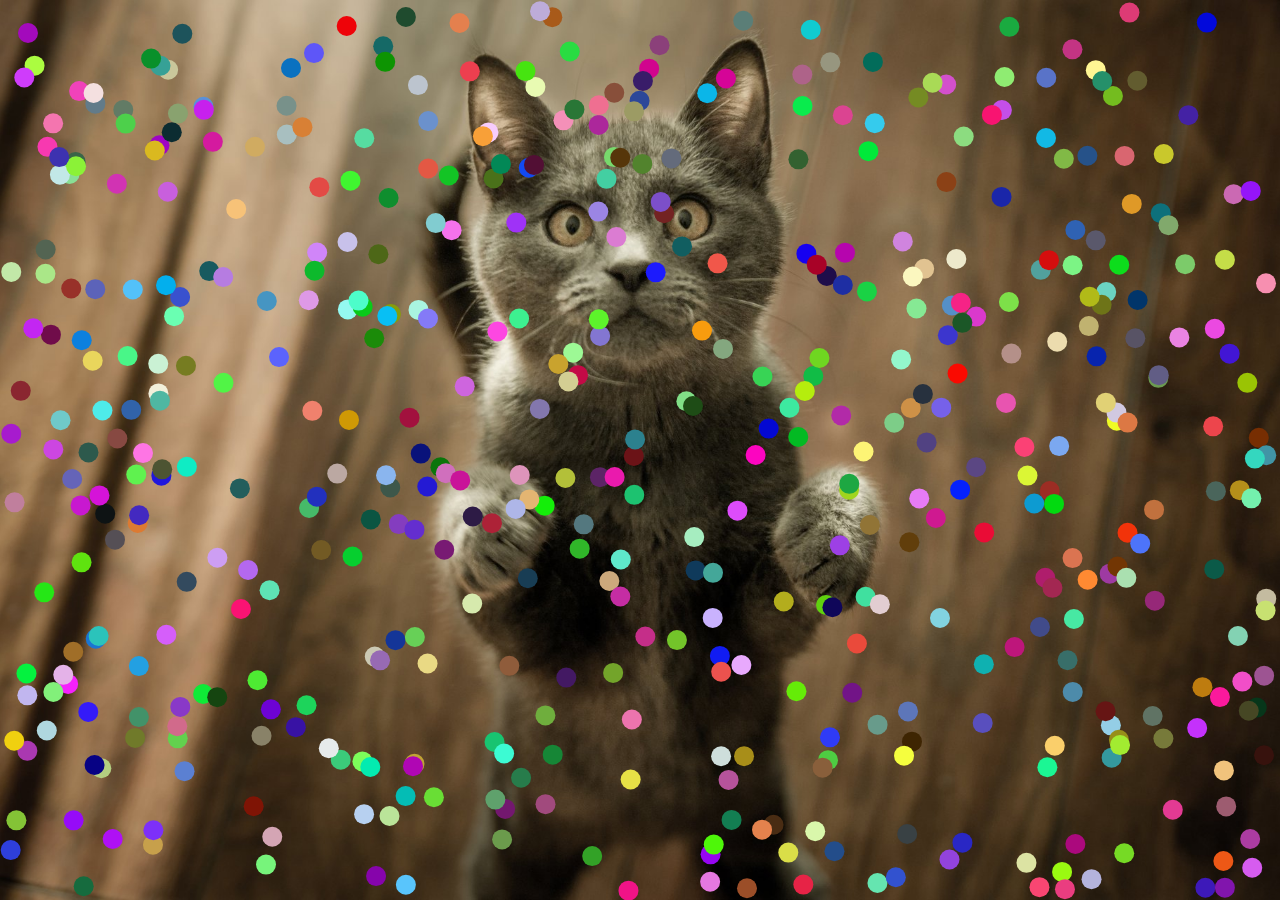
<file: bouncy-balls/index.html>
<!DOCTYPE html>
<html lang="en">
  <head>
    <meta charset="UTF-8" />
    <meta name="viewport" content="width=device-width, initial-scale=1.0" />
    <style>
      * {
        padding: 0;
        margin: 0;
        box-sizing: border-box;
      }

      body {
        height: 100vh;
      }

      canvas {
        background-image: url("pexels-marko-blazevic-774731.jpg");
        background-repeat: no-repeat;
        background-size: cover;
        background-position: center;
      }
    </style>
    <title>
      Project #43 - Object Oriented Programming - Collision Detection Mastery
      Part -3
    </title>
  </head>
  <body>
    <canvas></canvas>
    <!-- ---------------------- -->
    <!-- JS File -->
    <script src="app.js"></script>
  </body>
</html>
</file>
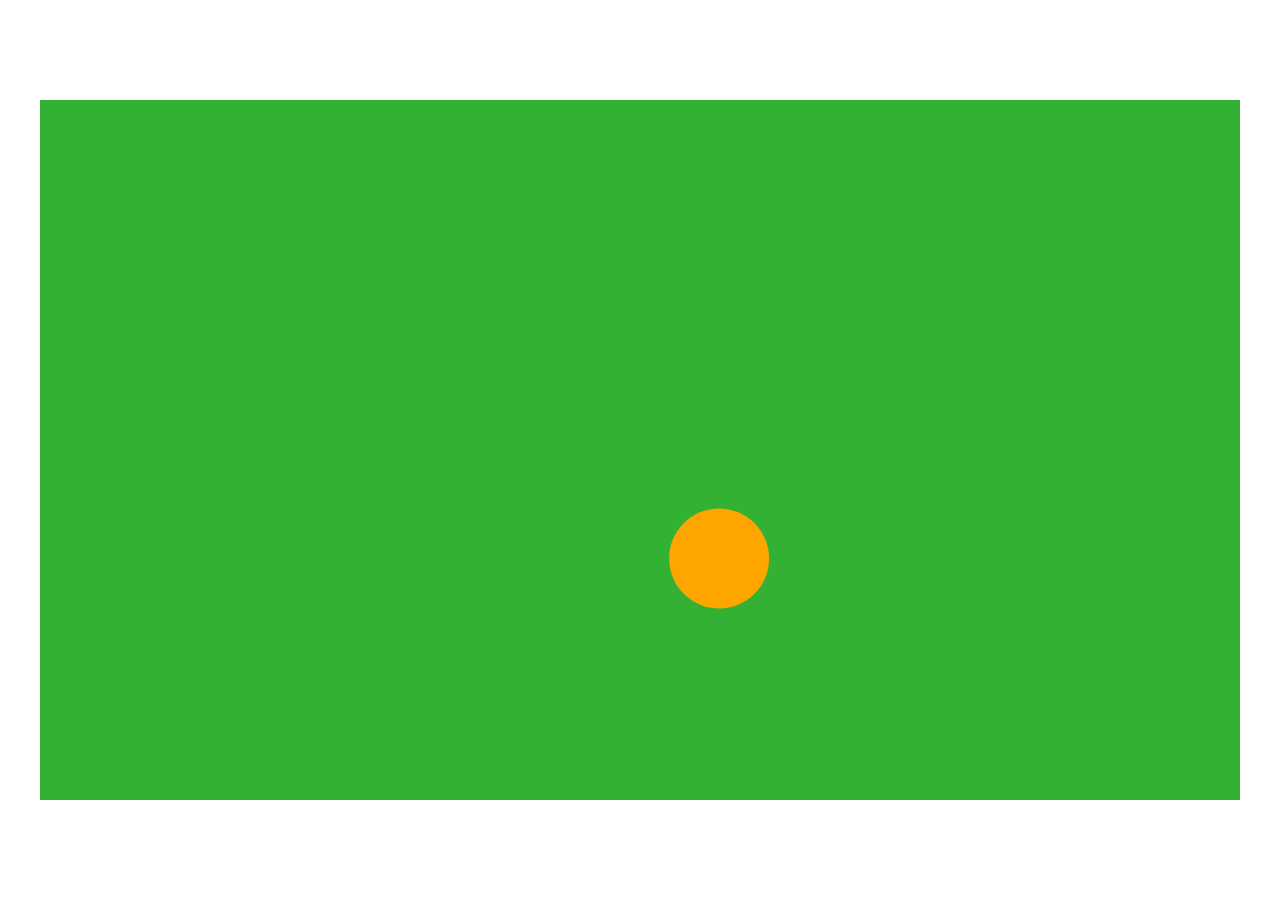
<file: bouncy-orange/index.html>
<!DOCTYPE html>
<html lang="en">
  <head>
    <meta charset="UTF-8" />
    <meta name="viewport" content="width=device-width, initial-scale=1.0" />
    <style>
      * {
        padding: 0;
        margin: 0;
        box-sizing: border-box;
      }

      body {
        min-height: 100vh;
        display: flex;
        align-items: center;
        justify-content: center;
      }

      canvas {
        background-color: rgb(51, 177, 51);
      }
    </style>
    <title>
      Project #41 - Bouncy Orange - Collision Detection Mastery Part -2
    </title>
  </head>
  <body>
    <canvas height="700" width="1200"></canvas>
    <!-- -------------------------- -->
    <!-- JS File -->
    <script src="app.js"></script>
  </body>
</html>
</file>
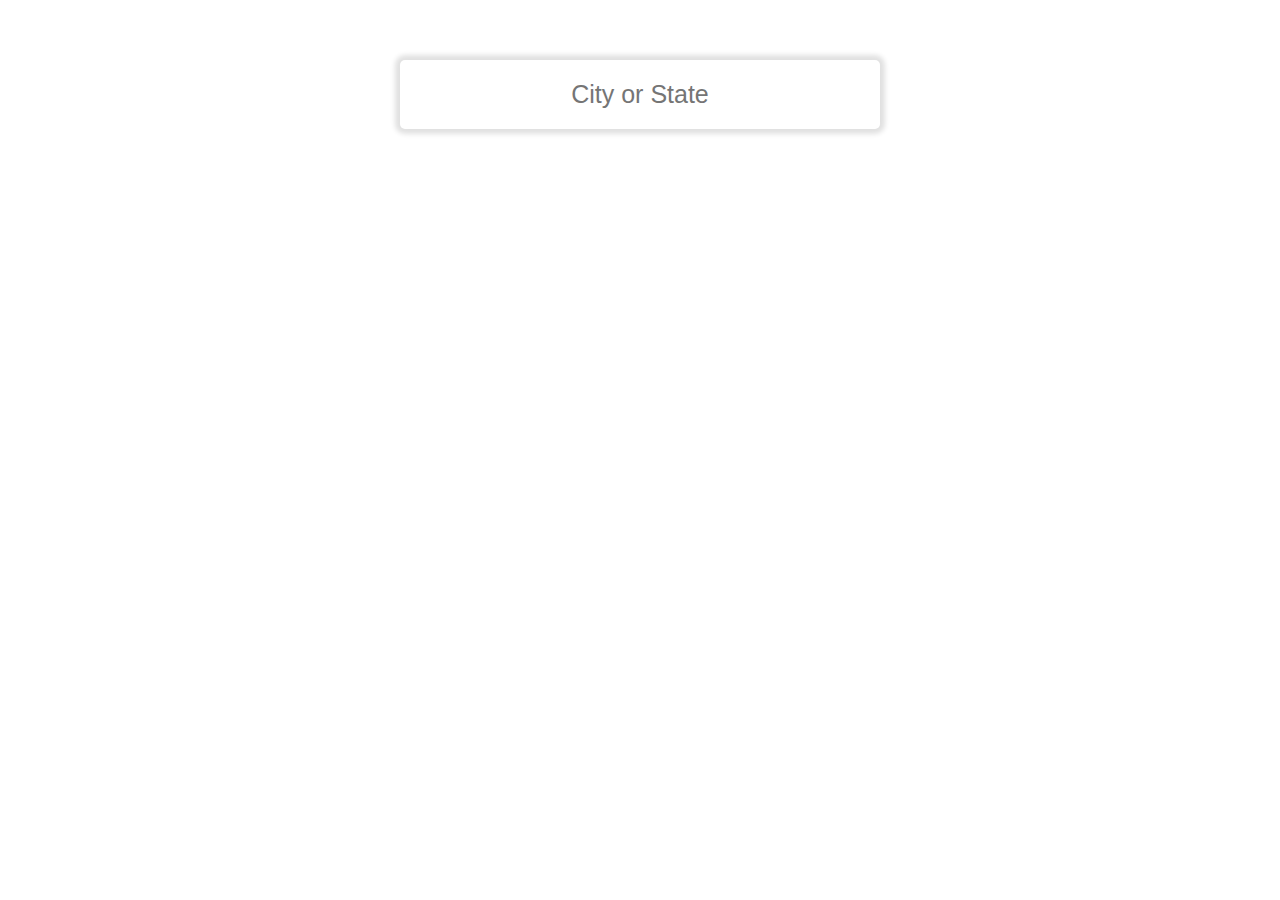
<file: city-state-finder/index.html>
<!DOCTYPE html>
<html lang="en">
  <head>
    <meta charset="UTF-8" />
    <meta name="viewport" content="width=device-width, initial-scale=1.0" />
    <link rel="stylesheet" href="style.css" />
    <title>Project #32 - City/State Finder - Fetch API</title>
  </head>
  <body>
    <form class="search-form">
      <input type="text" class="search" placeholder="City or State" />
      <ul class="suggestions">
        <!-- <li>Filter for a city</li>
        <li>or a state</li> -->
      </ul>
    </form>
    <!-- ------------------------------ -->
    <!-- JS File -->
    <script src="app.js"></script>
  </body>
</html>
</file>
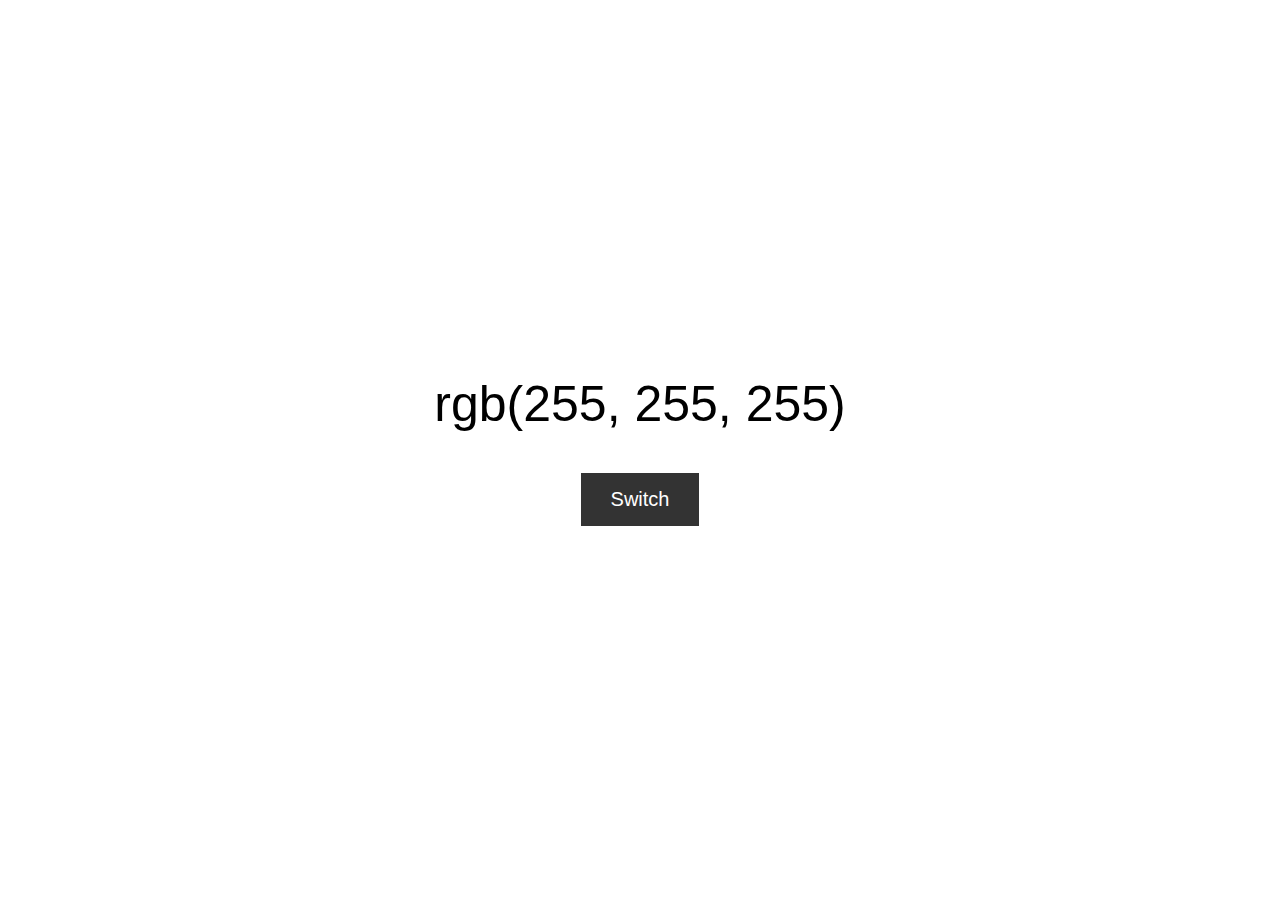
<file: color-switch/index.html>
<!DOCTYPE html>
<html lang="en">
  <head>
    <meta charset="UTF-8" />
    <meta name="viewport" content="width=device-width, initial-scale=1.0" />
    <link rel="stylesheet" href="style.css" />
    <title>Project #6 - Color Switcher</title>
  </head>
  <body>
    <p class="color">
      rgb(255, 255, 255)
    </p>
    <button class="switch">Switch</button>

    <!-- --------------------------------- -->
    <!-- JS File -->
    <script src="app.js"></script>
  </body>
</html>
</file>
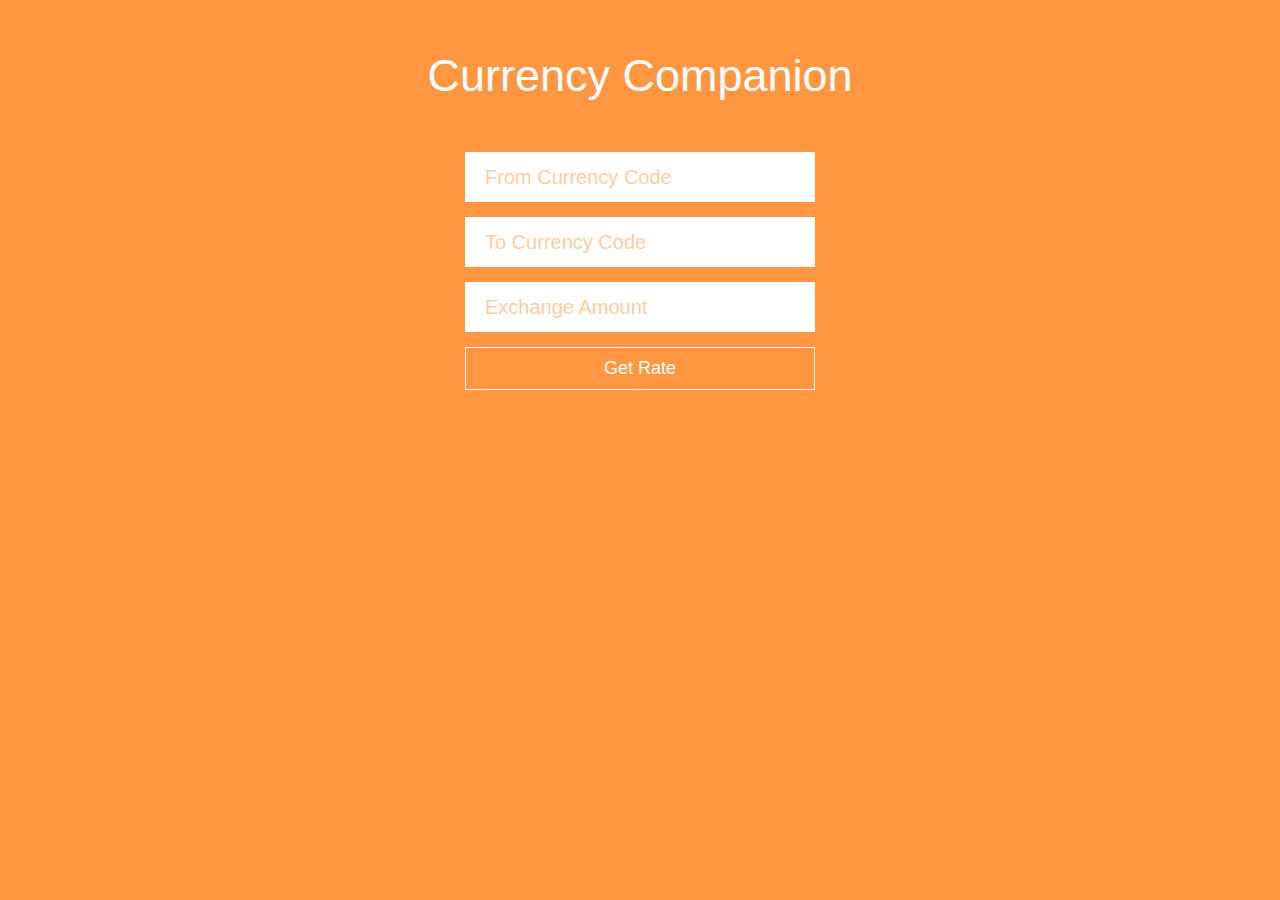
<file: currency-companion/index.html>
<!DOCTYPE html>
<html lang="en">
  <head>
    <meta charset="UTF-8" />
    <meta name="viewport" content="width=device-width, initial-scale=1.0" />
    <link rel="stylesheet" href="style.css" />
    <title>Project # 35 - Currency Companion - Async Await</title>
  </head>
  <body>
    <div class="input-error">Please Fill Out All The Input Fields</div>
    <div class="invalid-code">Invalid Currency Code</div>
    <h1>Currency Companion</h1>
    <form>
      <input
        type="text"
        class="from-currency"
        placeholder="From Currency Code"
      />
      <input type="text" class="to-currency" placeholder="To Currency Code" />
      <input type="number" class="amount" placeholder="Exchange Amount" />
      <button class="get-rate">Get Rate</button>
    </form>

    <ul class="currency-list">
      <li class="currency-item"></li>
    </ul>
    <!-- -------------------------- -->
    <!-- JS File -->
    <script src="app.js"></script>
  </body>
</html>
</file>
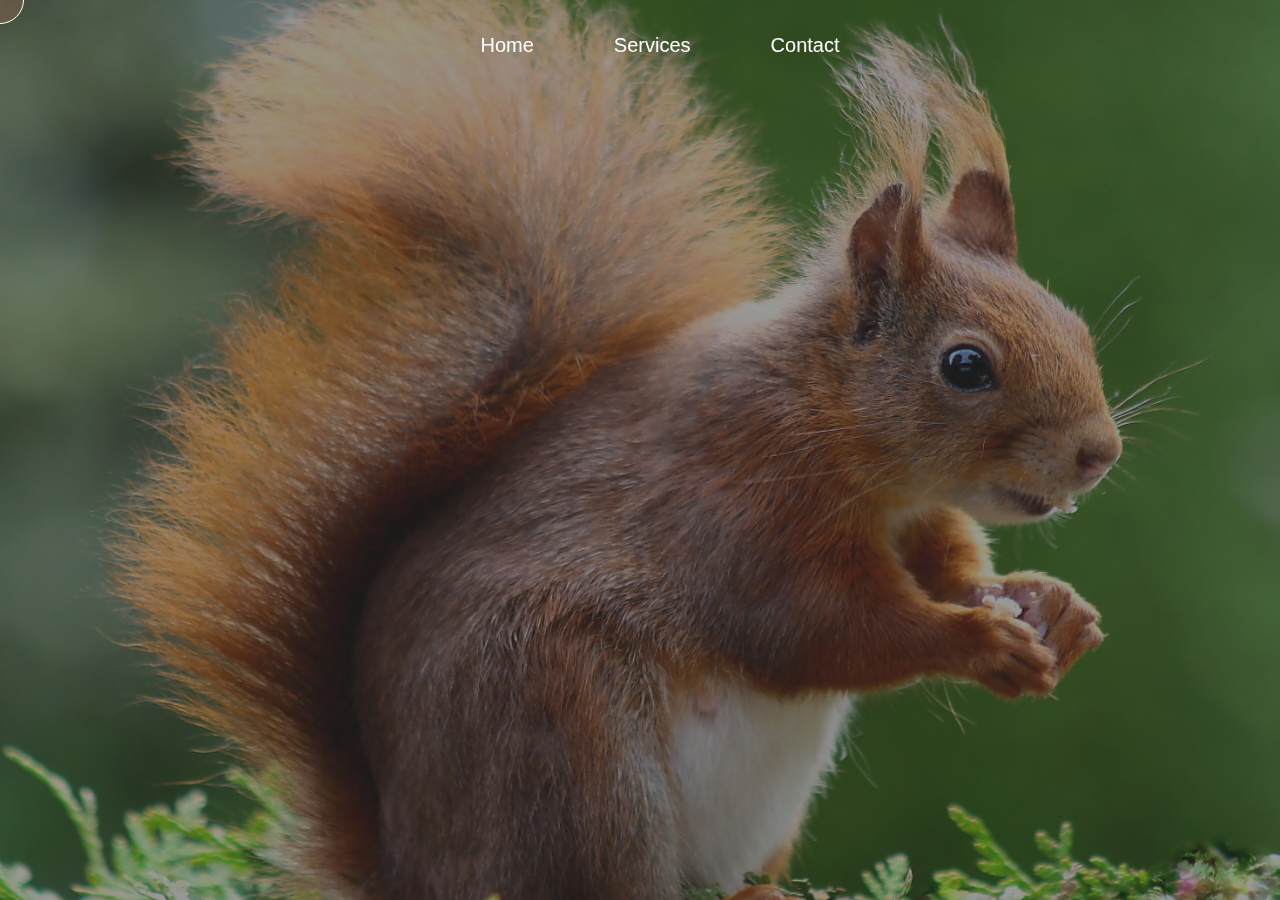
<file: cursor-effect/index.html>
<!DOCTYPE html>
<html lang="en">
  <head>
    <meta charset="UTF-8" />
    <meta name="viewport" content="width=device-width, initial-scale=1.0" />
    <link rel="stylesheet" href="style.css" />
    <title>Project #5 - Cursor Effect</title>
  </head>
  <body>
    <div class="cursor"></div>

    <!-- nav -->
    <nav>
      <ul class="nav-links">
        <li>Home</li>
        <li>Services</li>
        <li>Contact</li>
      </ul>
    </nav>

    <!-- -------------------------------- -->
    <!-- JS File -->
    <script src="app.js"></script>
  </body>
</html>
</file>
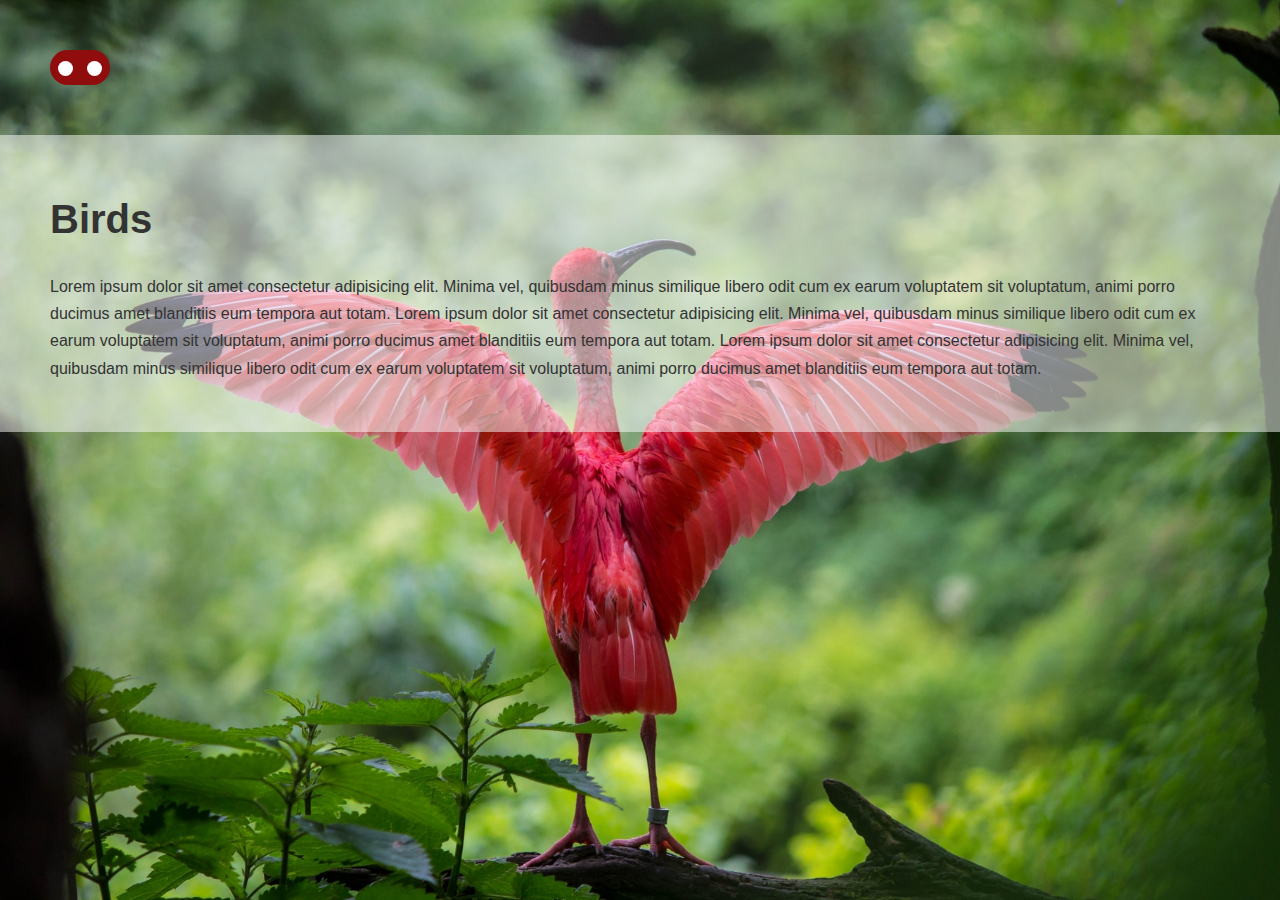
<file: dark-mode-toggle/index.html>
<!DOCTYPE html>
<html lang="en" data-theme="light">
  <head>
    <meta charset="UTF-8" />
    <meta name="viewport" content="width=device-width, initial-scale=1.0" />
    <link rel="stylesheet" href="style.css" />
    <title>Project #9 - Dark Mode Toggle</title>
  </head>
  <body>
    <!-- Toggle Button -->
    <div class="toggle-container">
      <input type="checkbox" id="toggle" name="theme" />
    </div>

    <!-- Website Content -->
    <section>
      <h2>Birds</h2>
      <p>
        Lorem ipsum dolor sit amet consectetur adipisicing elit. Minima vel,
        quibusdam minus similique libero odit cum ex earum voluptatem sit
        voluptatum, animi porro ducimus amet blanditiis eum tempora aut totam.
        Lorem ipsum dolor sit amet consectetur adipisicing elit. Minima vel,
        quibusdam minus similique libero odit cum ex earum voluptatem sit
        voluptatum, animi porro ducimus amet blanditiis eum tempora aut totam.
        Lorem ipsum dolor sit amet consectetur adipisicing elit. Minima vel,
        quibusdam minus similique libero odit cum ex earum voluptatem sit
        voluptatum, animi porro ducimus amet blanditiis eum tempora aut totam.
      </p>
    </section>
    <!-- ----------------------- -->
    <!-- JS File -->
    <script src="app.js"></script>
  </body>
</html>
</file>
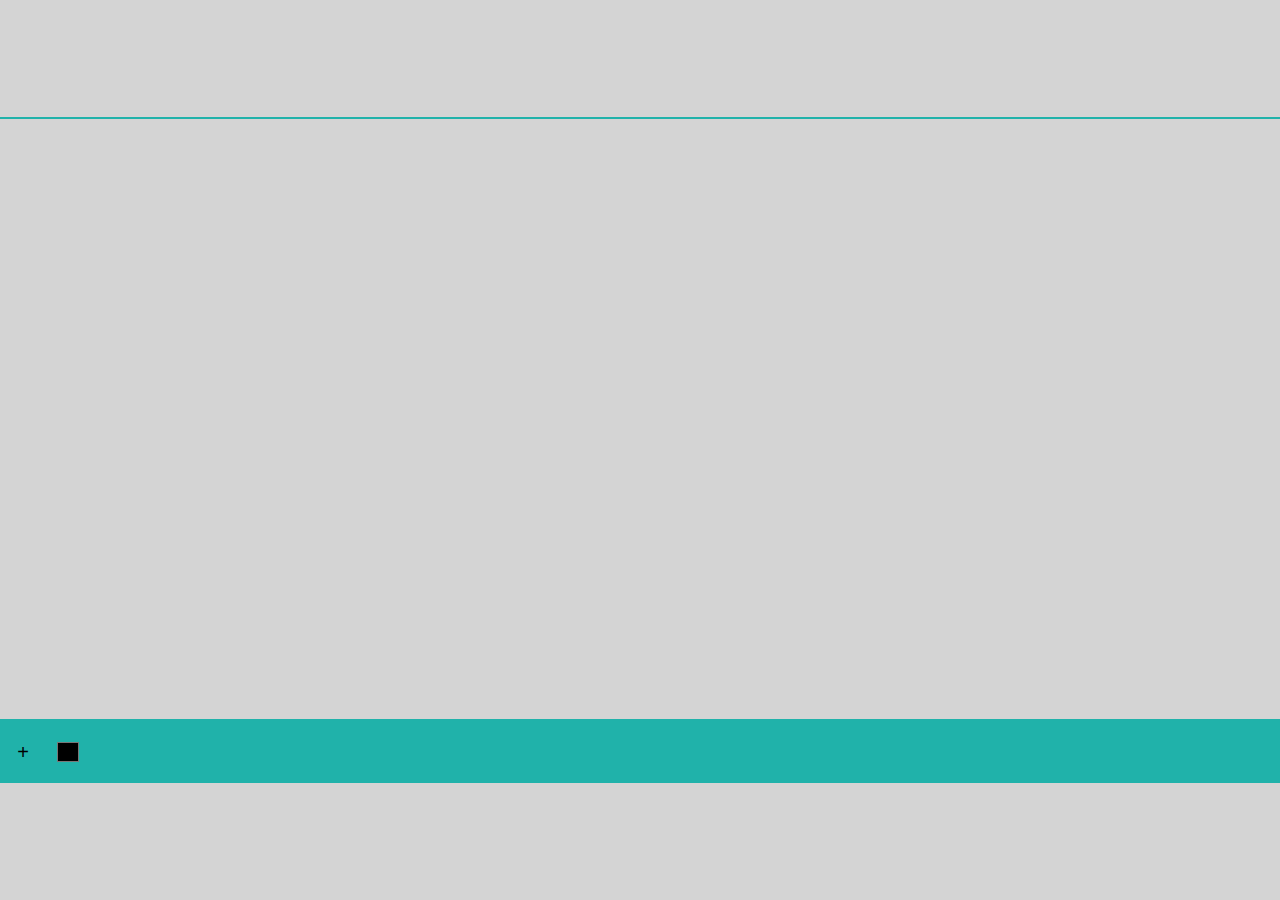
<file: drawing-app/index.html>
<!DOCTYPE html>
<html lang="en">
  <head>
    <meta charset="UTF-8" />
    <meta name="viewport" content="width=device-width, initial-scale=1.0" />
    <link rel="stylesheet" href="style.css" />
    <title>Project #15 - The Drawing App</title>
  </head>
  <body>
    <canvas id="drawing-canvas" width="1500" height="600"></canvas>

    <div class="toolbar">
      <button id="decrease">-</button>
      <span id="size">10</span>
      <button id="increase">+</button>
      <input type="color" id="color" />
      <button id="clear">Clear</button>
    </div>

    <!-- ------------------------------------ -->
    <!-- JS File -->
    <script src="app.js"></script>
  </body>
</html>
</file>
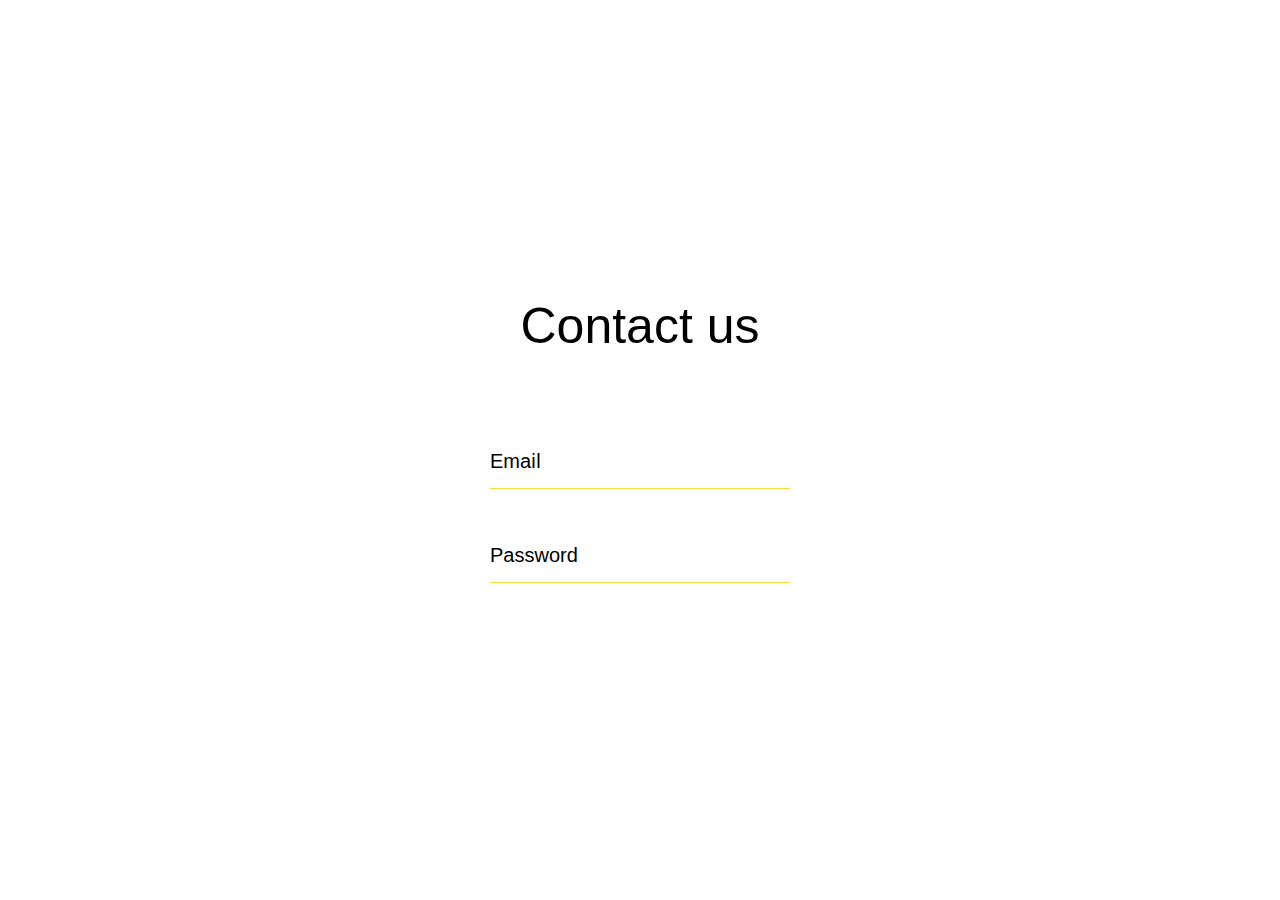
<file: form-input-effect/index.html>
<!DOCTYPE html>
<html lang="en">
  <head>
    <meta charset="UTF-8" />
    <meta name="viewport" content="width=device-width, initial-scale=1.0" />
    <link rel="stylesheet" href="style.css" />
    <title>Project #13 - Input Wave Effect</title>
  </head>
  <body>
    <h1>Contact us</h1>
    <div class="form-control">
      <input type="text" required />
      <label>Email</label>
    </div>

    <div class="form-control">
      <input type="password" required />
      <label>Password</label>
    </div>

    <!-- ---------------------- -->
    <!-- JS File -->
    <script src="app.js"></script>
  </body>
</html>
</file>
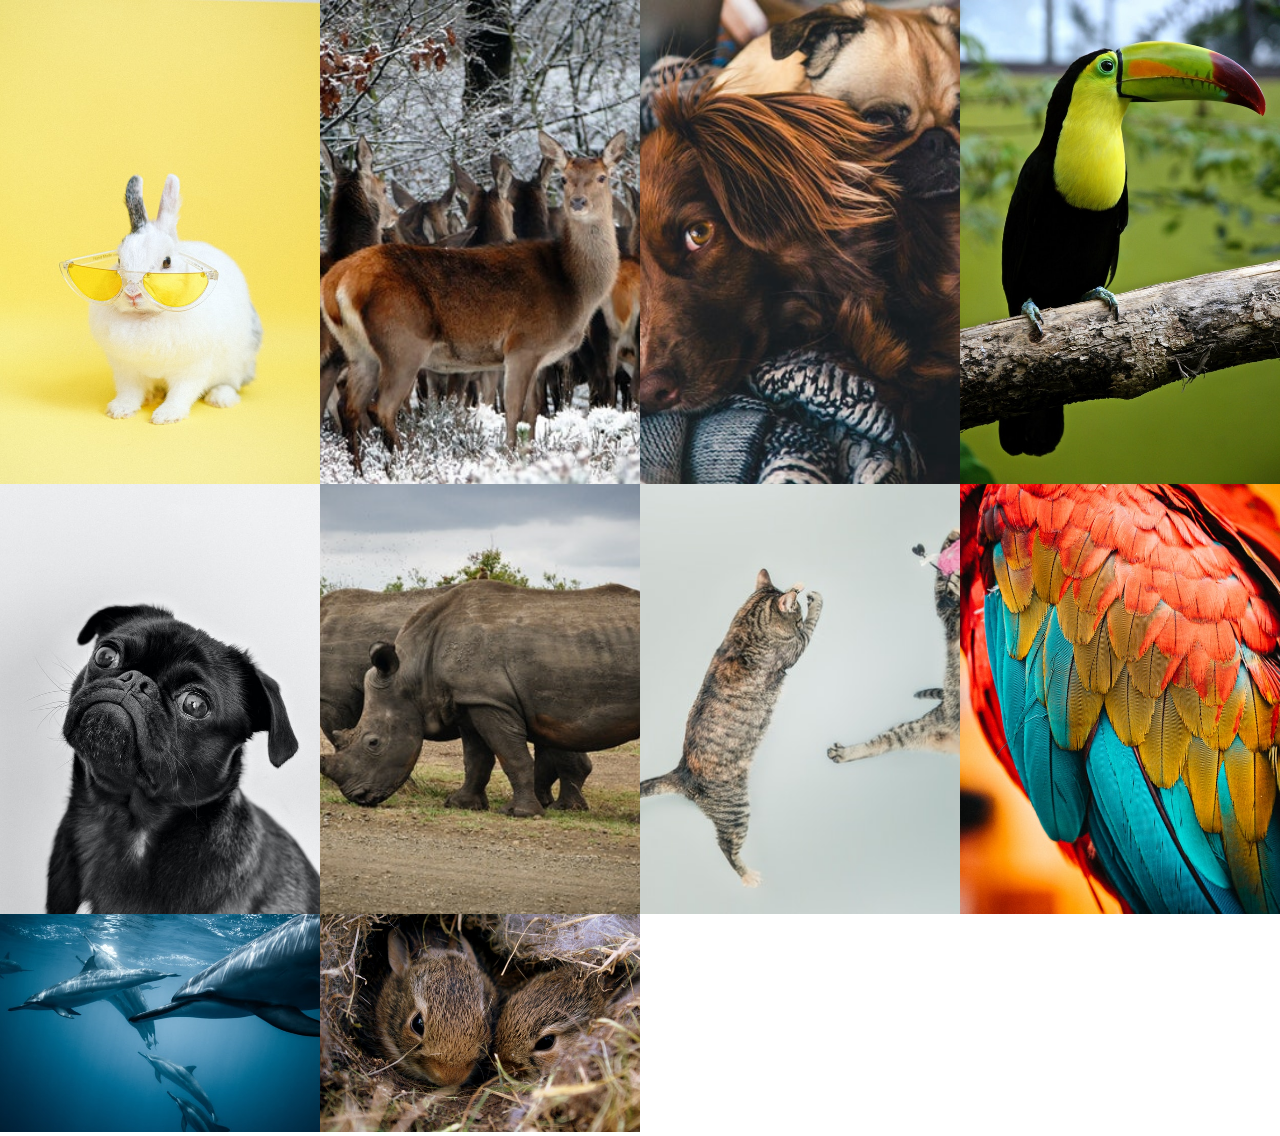
<file: gallery-pop-up/index.html>
<!DOCTYPE html>
<html lang="en">
  <head>
    <meta charset="UTF-8" />
    <meta name="viewport" content="width=device-width, initial-scale=1.0" />
    <link rel="stylesheet" href="style.css" />
    <title>Project #2 - Image Gallery Pop up</title>
  </head>
  <body>
    <section class="gallery">
      <!-- Image 1 -->
      <div class="img-container">
        <img src="img/small/pexels-anna-shvets-4588065.jpg" alt="1" />
      </div>

      <!-- Image 2 -->
      <div class="img-container">
        <img src="img/small/pexels-anthony-139639.jpg" alt="2" />
      </div>

      <!-- Image 3 -->
      <div class="img-container">
        <img src="img/small/pexels-burst-374825.jpg" alt="3" />
      </div>

      <!-- Image 4 -->
      <div class="img-container">
        <img src="img/small/pexels-carlos-spitzer-17811.jpg" alt="4" />
      </div>

      <!-- Image 5 -->
      <div class="img-container">
        <img src="img/small/pexels-charles-1851164.jpg" alt="5" />
      </div>

      <!-- Image 6 -->
      <div class="img-container">
        <img src="img/small/pexels-frans-van-heerden-631292.jpg" alt="6" />
      </div>

      <!-- Image 7 -->
      <div class="img-container">
        <img src="img/small/pexels-gratisography-4602.jpg" alt="7" />
      </div>

      <!-- Image 8 -->
      <div class="img-container">
        <img src="img/small/pexels-jan-kopřiva-3614358.jpg" alt="8" />
      </div>

      <!-- Image 9 -->
      <div class="img-container">
        <img src="img/small/pexels-jeremy-bishop-2422915.jpg" alt="9" />
      </div>
      <!-- Image 10 -->
      <div class="img-container">
        <img src="img/small/pexels-jim-long-949859.jpg" alt="10" />
      </div>
    </section>

    <!-- modal -->
    <div class="modal">
      <img src="img/full/1.jpg" alt="" class="full-img" />
    </div>

    <script src="app.js"></script>
  </body>
</html>
</file>
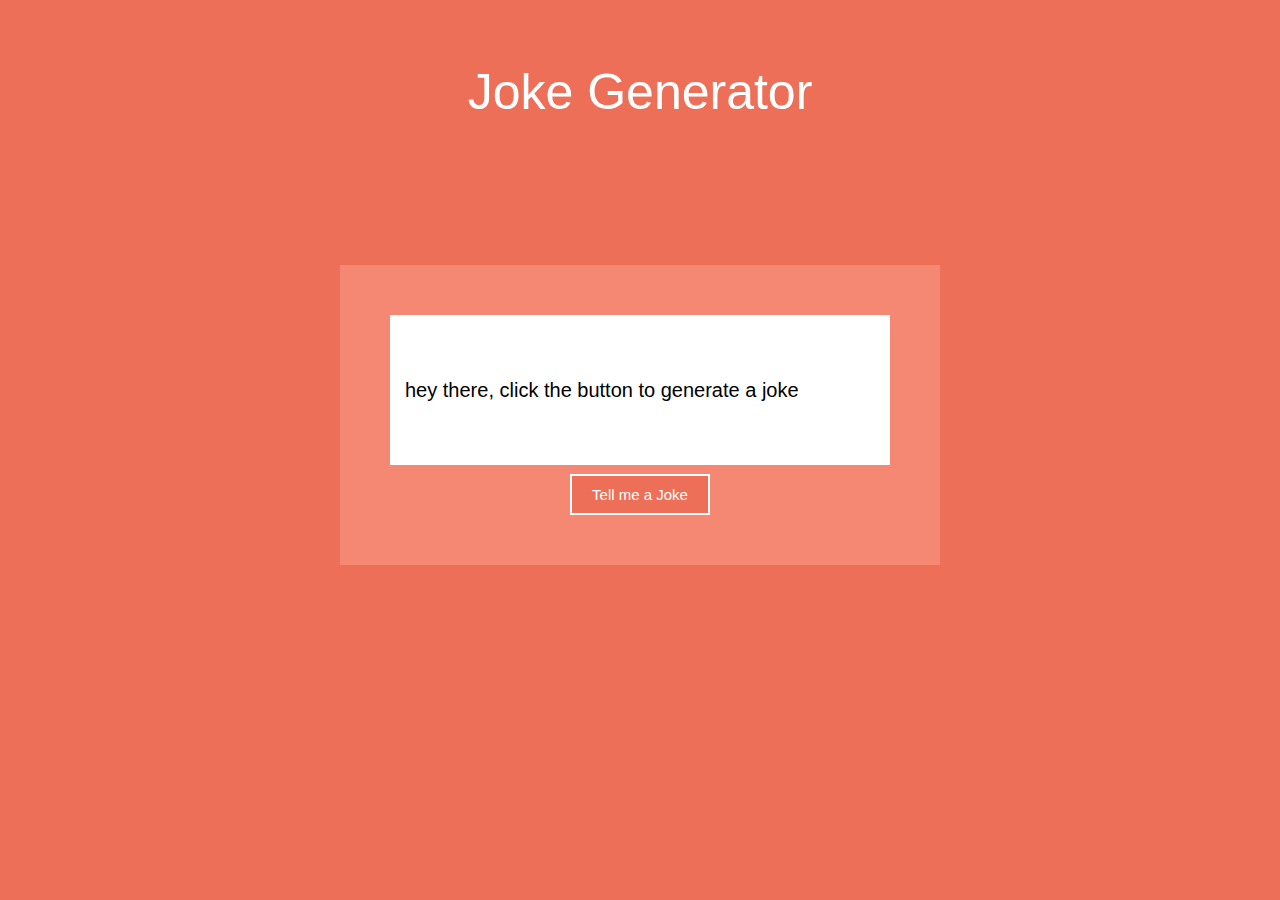
<file: jokes-api/index.html>
<!DOCTYPE html>
<html lang="en">
  <head>
    <meta charset="UTF-8" />
    <meta name="viewport" content="width=device-width, initial-scale=1.0" />
    <link rel="stylesheet" href="style.css" />
    <title>Project #33 - Jokes API - Async Await</title>
  </head>
  <body>
    <h1>Joke Generator</h1>
    <div class="joke-container">
      <p class="joke">hey there, click the button to generate a joke</p>
      <button>Tell me a Joke</button>
    </div>
    <!-- -------------------------- -->
    <!-- JS File -->
    <script src="app.js"></script>
  </body>
</html>
</file>
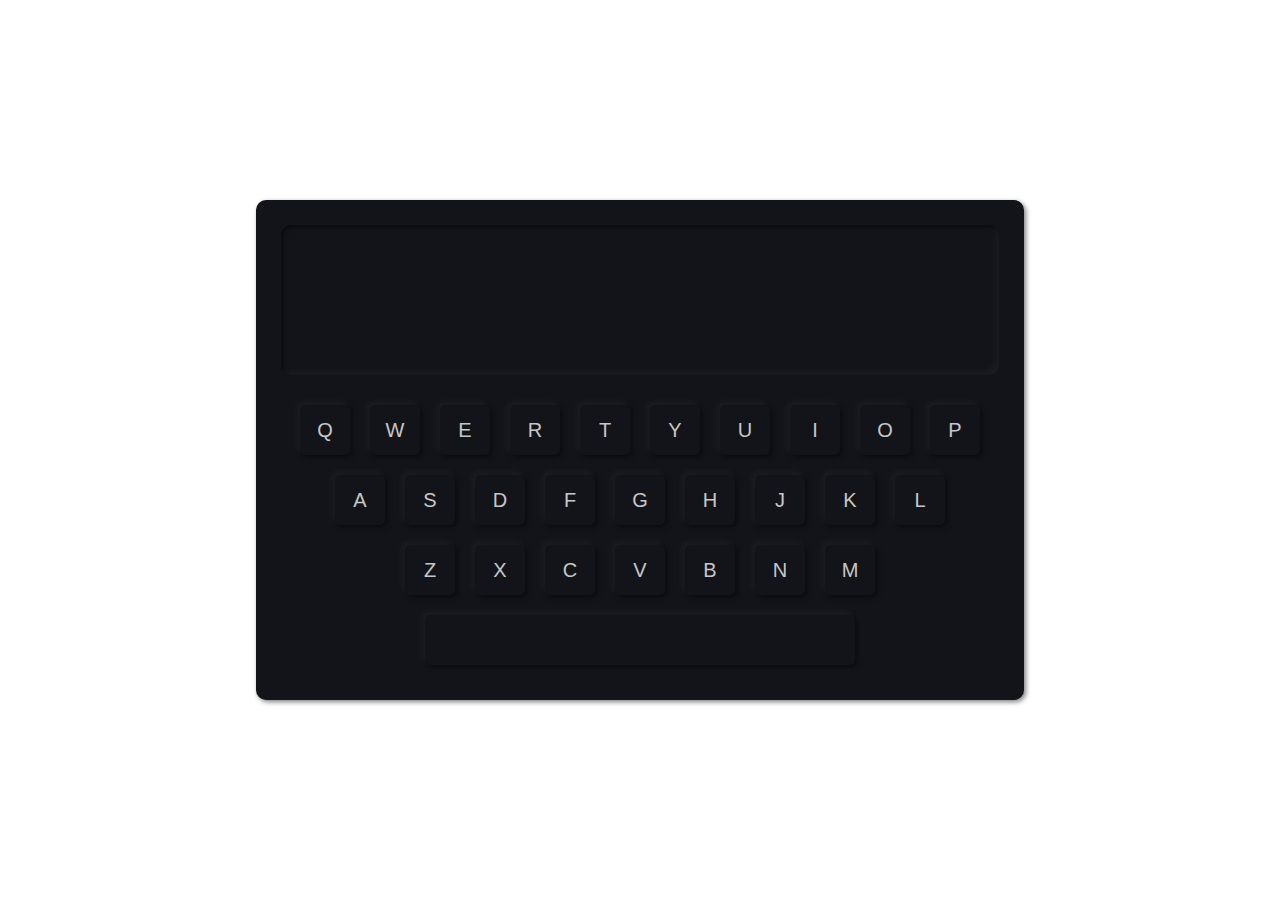
<file: keyboard-app/index.html>
<!DOCTYPE html>
<html lang="en">
  <head>
    <meta charset="UTF-8" />
    <meta name="viewport" content="width=device-width, initial-scale=1.0" />
    <link rel="stylesheet" href="style.css" />
    <title>Project #12 - The Keyboard App</title>
  </head>
  <body>
    <div class="container">
      <form class="wrapper">
        <div class="display">
          <textarea name="textarea" cols="30" rows="10"></textarea>
        </div>
        <div class="keys">
          <input type="button" value="Q" />
          <input type="button" value="W" />
          <input type="button" value="E" />
          <input type="button" value="R" />
          <input type="button" value="T" />
          <input type="button" value="Y" />
          <input type="button" value="U" />
          <input type="button" value="I" />
          <input type="button" value="O" />
          <input type="button" value="P" />
        </div>
        <div class="keys">
          <input type="button" value="A" />
          <input type="button" value="S" />
          <input type="button" value="D" />
          <input type="button" value="F" />
          <input type="button" value="G" />
          <input type="button" value="H" />
          <input type="button" value="J" />
          <input type="button" value="K" />
          <input type="button" value="L" />
        </div>
        <div class="keys">
          <input type="button" value="Z" />
          <input type="button" value="X" />
          <input type="button" value="C" />
          <input type="button" value="V" />
          <input type="button" value="B" />
          <input type="button" value="N" />
          <input type="button" value="M" />
        </div>
        <div class="keys">
          <input type="button" value=" " />
        </div>
      </form>
    </div>

    <!-- ----------------------- -->
    <!-- JS File -->
    <script src="app.js"></script>
  </body>
</html>
</file>
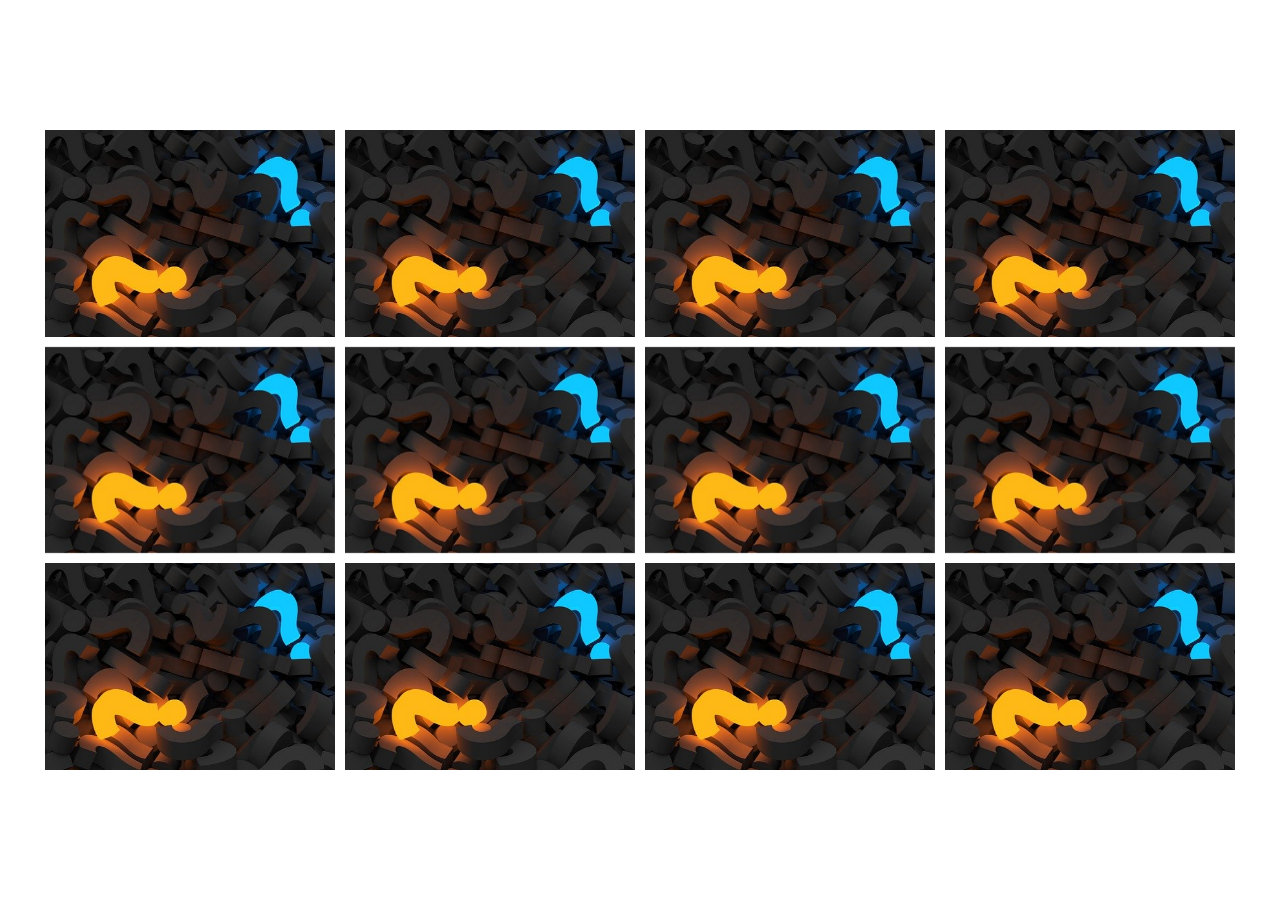
<file: memory-card-game/index.html>
<!DOCTYPE html>
<html lang="en">
  <head>
    <meta charset="UTF-8" />
    <meta name="viewport" content="width=device-width, initial-scale=1.0" />
    <link rel="stylesheet" href="style.css" />
    <title>Project #17 - Memory Card Game</title>
  </head>
  <body>
    <section class="memory-game">
      <!-- 1st Card -->
      <div class="memory-card" data-name="baby-bear">
        <img src="img/baby-bear.jpg" alt="animal" class="front-face" />
        <img src="img/question-mark.jpg" alt="?" class="back-face" />
      </div>

      <!-- 2nd Card -->
      <div class="memory-card" data-name="baby-bear">
        <img src="img/baby-bear.jpg" alt="animal" class="front-face" />
        <img src="img/question-mark.jpg" alt="?" class="back-face" />
      </div>

      <!-- 3rd Card -->
      <div class="memory-card" data-name="bird">
        <img src="img/bird.jpg" alt="animal" class="front-face" />
        <img src="img/question-mark.jpg" alt="?" class="back-face" />
      </div>

      <!-- 4th Card -->
      <div class="memory-card" data-name="bird">
        <img src="img/bird.jpg" alt="animal" class="front-face" />
        <img src="img/question-mark.jpg" alt="?" class="back-face" />
      </div>

      <!-- 5th Card -->
      <div class="memory-card" data-name="cat">
        <img src="img/cat.jpg" alt="animal" class="front-face" />
        <img src="img/question-mark.jpg" alt="?" class="back-face" />
      </div>

      <!-- 6th Card -->
      <div class="memory-card" data-name="cat">
        <img src="img/cat.jpg" alt="animal" class="front-face" />
        <img src="img/question-mark.jpg" alt="?" class="back-face" />
      </div>

      <!-- 7th Card -->
      <div class="memory-card" data-name="curious-cat">
        <img src="img/curious-cat.jpg" alt="animal" class="front-face" />
        <img src="img/question-mark.jpg" alt="?" class="back-face" />
      </div>

      <!-- 8th Card -->
      <div class="memory-card" data-name="curious-cat">
        <img src="img/curious-cat.jpg" alt="animal" class="front-face" />
        <img src="img/question-mark.jpg" alt="?" class="back-face" />
      </div>

      <!-- 9th Card -->
      <div class="memory-card" data-name="dog">
        <img src="img/dog.jpg" alt="animal" class="front-face" />
        <img src="img/question-mark.jpg" alt="?" class="back-face" />
      </div>

      <!-- 10th Card -->
      <div class="memory-card" data-name="dog">
        <img src="img/dog.jpg" alt="animal" class="front-face" />
        <img src="img/question-mark.jpg" alt="?" class="back-face" />
      </div>

      <!-- 11th Card -->
      <div class="memory-card" data-name="hamster">
        <img src="img/hamster.jpg" alt="animal" class="front-face" />
        <img src="img/question-mark.jpg" alt="?" class="back-face" />
      </div>

      <!-- 12th Card -->
      <div class="memory-card" data-name="hamster">
        <img src="img/hamster.jpg" alt="animal" class="front-face" />
        <img src="img/question-mark.jpg" alt="?" class="back-face" />
      </div>
    </section>

    <!-- -------------------------------- -->
    <!-- JS File -->
    <script src="app.js"></script>
  </body>
</html>
</file>
<file: city-state-finder/style.css>
* {
  padding: 0;
  margin: 0;
  box-sizing: border-box;
}

body {
  font-family: Arial, Helvetica, sans-serif;
}

input {
  width: 100%;
  padding: 20px;
}

.search-form {
  max-width: 400px;
  margin: 50px auto;
}

input.search {
  margin: 0;
  text-align: center;
  outline: none;
  border: none;
  width: 120%;
  left: -10%;
  position: relative;
  top: 10px;
  z-index: 2;
  border-radius: 5px;
  font-size: 25px;
  box-shadow: 0 0 5px 5px rgba(0, 0, 0, 0.12);
}

.suggestions {
  margin-top: 15px;
  height: 550px;
  overflow: auto;
}

.suggestions li {
  background: white;
  list-style: none;
  border-bottom: 1px solid #d8d8d8;
  box-shadow: 0 0 10px rgba(0, 0, 0, 0.14);
  margin: 0;
  padding: 20px;
}

.highlight {
  background: #7700ff;
  color: white;
}
</file>
<file: color-switch/style.css>
* {
  padding: 0;
  margin: 0;
  box-sizing: border-box;
}

body {
  display: flex;
  flex-direction: column;
  align-items: center;
  justify-content: center;
  min-height: 100vh;
  font-family: Arial, Helvetica, sans-serif;
  transition: all 0.3s ease-in-out;
}

.switch {
  background-color: #333;
  color: #fff;
  border: none;
  outline: none;
  padding: 15px 30px;
  font-size: 20px;
  margin-top: 40px;
  cursor: pointer;
}

.color {
  font-size: 50px;
}
</file>
<file: currency-companion/style.css>
* {
  padding: 0;
  margin: 0;
  box-sizing: border-box;
}

body {
  font-family: Arial, Helvetica, sans-serif;
  min-height: 100vh;
  display: flex;
  flex-direction: column;
  align-items: center;
  background-color: #ff9642;
  padding: 50px;
}

h1 {
  color: white;
  font-size: 45px;
  font-weight: 100;
}

form {
  display: flex;
  flex-direction: column;
  width: 450px;
  padding: 50px;
}

input {
  padding: 20px;
  height: 50px;
  margin-bottom: 15px;
  border: none;
  outline: none;
  font-size: 20px;
  color: #ff9642;
}

::placeholder {
  color: rgba(255, 151, 66, 0.5);
}

button {
  padding: 10px 15px;
  border: 1px white solid;
  background: none;
  color: white;
  font-size: 18px;
  cursor: pointer;
  outline: none;
  transition: all 0.25s ease-in-out;
}

button:hover {
  background-color: white;
  color: #ff9642;
}

.input-error,
.invalid-code {
  position: absolute;
  top: 50%;
  left: 50%;
  transform: translate(-50%, -50%);
  font-size: 30px;
  background-color: tomato;
  padding: 70px;
  color: white;
  font-size: 40px;
}

.input-error {
  display: none;
}

.invalid-code {
  display: none;
}

.show {
  display: block;
}

li {
  list-style: none;
  font-size: 25px;
  color: white;
}
</file>
<file: cursor-effect/style.css>
* {
  margin: 0;
  padding: 0;
  box-sizing: border-box;
}

body {
  font-family: Arial, Helvetica, sans-serif;
  background: linear-gradient(rgba(51, 51, 51, 0.5), hsla(0, 0%, 20%, 0.5)),
    url("1.jpg");
  background-size: cover;
  background-position: center;
  height: 100vh;
  width: 100%;
  color: #fff;
  line-height: 1.8;
  cursor: none;
}

.cursor {
  width: 3rem;
  height: 3rem;
  border: solid 1px white;
  border-radius: 50%;
  position: absolute;
  transform: translate(-50%, -50%);
  pointer-events: none;
  transition-duration: 0.3s;
  transition-timing-function: ease-in-out;
  transition-property: transform, background;
  transform-origin: 100% 100%;
  z-index: -1;
  backdrop-filter: sepia(100%);
}

nav {
  display: flex;
  justify-content: center;
  align-items: center;
  width: 90%;
  min-height: 10vh;
  margin: auto;
}

.nav-links {
  display: flex;
  list-style-type: none;
}

.nav-links li {
  margin-left: 40px;
  font-size: 20px;
  padding: 20px;
  transition: all 0.3s ease-in-out;
}

/* Dynamic Classes */
.link-grow {
  transform: scale(2);
  background-color: white;
}

.hovered-link {
  color: black;
}

.img-focus {
  height: 5rem;
  width: 5rem;
}
</file>
<file: dark-mode-toggle/style.css>
* {
  padding: 0;
  margin: 0;
  box-sizing: border-box;
}

html {
  --color-primary: #333;
  --color-secondary: #fff;
  --color-secondary-m: hsla(0, 0%, 100%, 0.5);
}

html[data-theme="dark"] {
  --color-primary: #fff;
  --color-secondary: #333;
  --color-secondary-m: rgba(51, 51, 51, 0.5);
}

body {
  font-family: Arial, Helvetica, sans-serif;
  line-height: 1.7;
  background-image: url("birdy-the-bird.jpg");
  background-size: cover;
  background-position: center;
  background-repeat: no-repeat;
  min-height: 100vh;
  color: var(--color-primary);
  transition: all 0.5s ease-in-out;
}

.toggle-container {
  display: flex;
  align-items: center;
}

input[type="checkbox"] {
  cursor: pointer;
  position: relative;
  width: 60px;
  height: 35px;
  -webkit-appearance: none;
  -moz-appearance: none;
  border-radius: 20px;
  transition: all 0.5s ease-in-out;
  outline: none;
  position: relative;
  margin: 50px;
}

input:checked[type="checkbox"] {
  background-color: #d3de32;
}

input:not(:checked)[type="checkbox"] {
  background-color: #900d0d;
}

input[type="checkbox"]::before,
input[type="checkbox"]::after {
  content: "";
  position: absolute;
  top: 30%;
  width: 15px;
  height: 15px;
  border-radius: 50%;
  background-color: white;
  transition: all 0.5s ease-in-out;
}

input[type="checkbox"]::before {
  left: 0.5rem;
}

input[type="checkbox"]::after {
  right: 0.5rem;
}

input:checked[type="checkbox"]::before {
  left: 37%;
  box-shadow: none;
}

input:checked[type="checkbox"]::after {
  right: 38%;
  box-shadow: none;
}

section {
  padding: 50px;
  background-color: var(--color-secondary-m);
  transition: all 0.5s ease-in-out;
}

section h2 {
  color: var(--color-primary);
  margin-bottom: 20px;
  font-size: 40px;
  transition: all 0.5s ease-in-out;
}

section p {
  color: var(--color-primary);
  transition: all 0.5s ease-in-out;
}

html.transition,
html.transition *,
html.transition *::before,
html.transition *::after {
  transition: all 0.5s !important;
  transition-delay: 0 !important;
}
</file>
<file: drawing-app/style.css>
* {
  box-sizing: border-box;
}

body {
  background-color: rgb(212, 212, 212);
  font-family: Arial, Helvetica, sans-serif;
  margin: 0;
  min-height: 100vh;

  display: flex;
  flex-direction: column;
  align-items: center;
  justify-content: center;
}

canvas {
  border: 2px solid lightseagreen;
}

.toolbar {
  background-color: lightseagreen;
  display: flex;
  padding: 1rem;
  width: 1506px;
}

.toolbar > * {
  border: none;
  display: inline-flex;
  align-items: center;
  justify-content: center;
  font-size: 20px;
  height: 30px;
  width: 30px;
  background-color: transparent;
  margin-left: 15px;
}

#clear {
  margin-left: auto;
  margin-right: 20px;
}

#color {
  height: 30px;
  width: 30px;
}
</file>
<file: form-input-effect/style.css>
* {
  margin: 0;
  padding: 0;
  box-sizing: border-box;
}

body {
  font-family: Arial, Helvetica, sans-serif;
  height: 100vh;
  width: 100vw;
  display: flex;
  align-items: center;
  justify-content: center;
  flex-direction: column;
}

h1 {
  font-weight: lighter;
  font-size: 50px;
  margin-bottom: 60px;
}

.form-control {
  position: relative;
  margin: 20px 0;
  width: 300px;
}

.form-control input {
  border: 0;
  border-bottom: 1px solid #fddb3a;
  outline: none;
  display: block;
  font-family: inherit;
  padding: 15px 0;
  width: 100%;
  font-size: 20px;
}

.form-control input:focus,
.form-control input:valid {
  border-bottom-color: darkolivegreen;
  outline: none;
}

.form-control label {
  position: absolute;
  top: 15px;
  left: 0;
  font-size: 20px;
}

.form-control input:focus + label span,
.form-control input:valid + label span {
  color: darkolivegreen;
  transform: translateY(-30px);
}

/* Dynamic Element */
.form-control label span {
  display: inline-block;
  transition: all 0.3s cubic-bezier(0.68, -0.55, 0.265, 1.55);
  min-width: 5px;
}
</file>
<file: gallery-pop-up/style.css>
* {
  margin: 0;
  padding: 0;
  box-sizing: border-box;
}

.gallery {
  display: grid;
  grid-template-columns: repeat(auto-fit, minmax(300px, 1fr));
}

.img-container img {
  width: 100%;
  height: 100%;
  object-fit: cover;
  cursor: pointer;
}

.modal {
  background-color: rgba(53, 194, 18, 0.384);
  position: fixed;
  top: 0;
  left: 0;
  height: 100%;
  width: 100%;
  opacity: 0;
  pointer-events: none;
  transition: all 0.3s ease-in-out;
}

.full-img {
  position: absolute;
  height: 85%;
  top: 50%;
  left: 50%;
  transform: translate(-50%, -50%) scale(0.5);
  transition: all 0.3s ease-in-out;
}

/* Dynamic Classes */
.full-img.open {
  transform: translate(-50%, -50%) scale(1);
}

.modal.open {
  opacity: 1;
  pointer-events: all;
}
</file>
<file: jokes-api/style.css>
* {
  padding: 0;
  margin: 0;
  box-sizing: border-box;
}

body {
  font-family: Arial, Helvetica, sans-serif;
  min-height: 100vh;
  background-color: #ee6f57;

  display: flex;
  align-items: center;
  justify-content: flex-start;
  flex-direction: column;

  line-height: 1.7;
}

h1 {
  margin-bottom: 130px;
  margin-top: 50px;
  color: white;
  font-size: 50px;
  font-weight: 100;
}

.joke-container {
  background-color: #f58872;
  height: 300px;
  width: 600px;
  padding: 50px;

  display: flex;
  flex-direction: column;
  align-items: center;
  justify-content: space-between;
}

.joke {
  background-color: white;
  padding: 15px;
  height: 150px;
  width: 100%;
  display: flex;
  align-items: center;
  justify-content: flex-start;
  font-size: 20px;
}

button {
  padding: 10px 20px;
  outline: none;
  background: #ee6f57;
  border: 2px solid white;
  color: white;
  cursor: pointer;
  font-size: 15px;
  transition: all 0.25s ease-in-out;
}

button:hover {
  background-color: white;
  color: #ee6f57;
}
</file>
<file: keyboard-app/style.css>
* {
  margin: 0;
  padding: 0;
  outline: none;
  box-sizing: border-box;
}

body {
  font-family: Arial, Helvetica, sans-serif;
  display: flex;
  align-items: center;
  justify-content: center;
  min-height: 100vh;
  background: white;
  flex-direction: column;
}

.container {
  width: 60%;
}

.wrapper {
  min-width: 750px;
  max-width: 1000px;
  padding: 25px;
  border-radius: 10px;

  background: #131419;
  box-shadow: 2px 2px 5px rgba(0, 0, 0, 0.5),
    -3px -3px 7px rgba(255, 255, 255, 0.05);
}

.wrapper .keys {
  display: flex;
  justify-content: center;
}

.wrapper .keys input {
  height: 50px;
  min-width: 50px;
  padding: 10px;
  border: none;
  outline: none;

  background: #131419;
  box-shadow: 2px 2px 5px rgba(0, 0, 0, 0.5),
    -3px -3px 7px rgba(255, 255, 255, 0.05);
  margin: 10px;
  color: #c7c7c7;
  font-size: 20px;
  border-radius: 5px;
  cursor: default;
}
.wrapper .keys input:focus {
  font-size: 19px;
  color: lawngreen;

  box-shadow: inset 2px 2px 5px rgba(0, 0, 0, 0.5),
    inset -3px -3px 7px rgba(255, 255, 255, 0.05);
}

.wrapper .keys input[value=" "] {
  width: 60%;
}

.wrapper .display {
  width: 100%;
  height: 150px;
  margin-bottom: 20px;
}

.display textarea {
  height: 100%;
  width: 100%;
  border: none;
  outline: none;
  padding: 10px 15px;
  background: #131419;
  box-shadow: inset 2px 2px 5px rgba(0, 0, 0, 0.5),
    inset -3px -3px 7px rgba(255, 255, 255, 0.05);
  border-radius: 10px;
  resize: none;
  color: white;
  font-size: 20px;
}
</file>
<file: memory-card-game/style.css>
* {
  padding: 0;
  margin: 0;
  box-sizing: border-box;
}

body {
  min-height: 100vh;

  display: flex;
  align-items: center;
  justify-content: center;
}

.memory-game {
  height: 650px;
  width: 1200px;

  display: flex;
  flex-wrap: wrap;
}

.memory-card {
  width: calc(25% - 10px);
  height: calc(33.3333% - 10px);
  margin: 5px;
  position: relative;
  transform: scale(1);
  transform-style: preserve-3d;
  transition: transform 0.3s ease-out;
}

.front-face,
.back-face {
  height: 100%;
  width: 100%;
  position: absolute;
  object-fit: cover;
  backface-visibility: hidden;
}

.memory-card:active {
  transform: scale(0.97);
  transition: transform 0.15s ease-out;
}

.front-face {
  transform: rotateY(0.5turn);
}


/* Dynamic Class */
.memory-card.flip {
  transform: rotateY(180deg) perspective(1000px);
}
</file>
